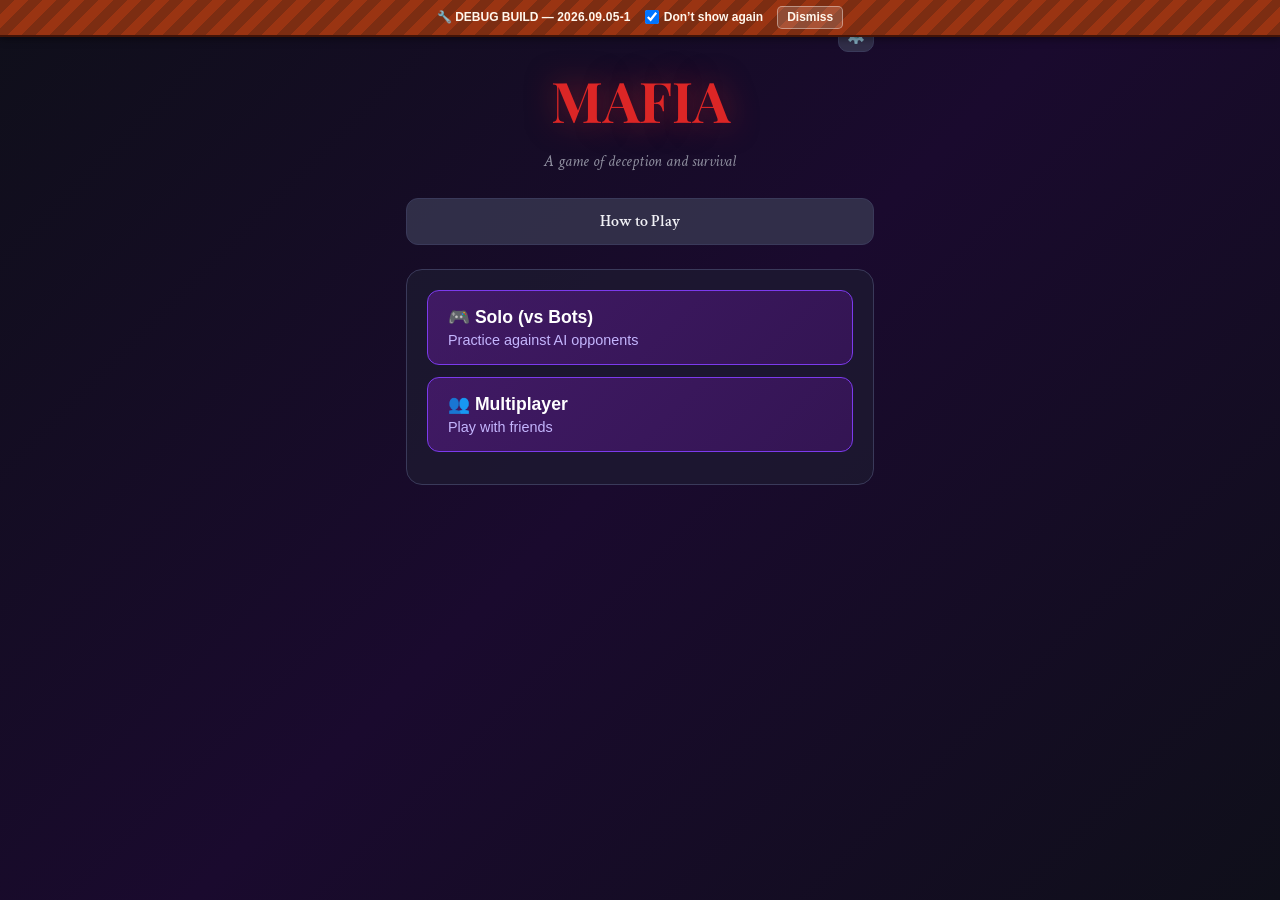
<file: index.html>
<!DOCTYPE html>
<html lang="en">
<head>
  <meta charset="UTF-8">
  <meta name="viewport" content="width=device-width, initial-scale=1.0">
  <title>Mafia</title>
  <link rel="icon" href="data:,">
  <link href="https://fonts.googleapis.com/css2?family=Playfair+Display:wght@700&family=Crimson+Text:ital,wght@0,400;0,600;1,400&display=swap" rel="stylesheet">
  <link rel="stylesheet" href="styles/main.css">
</head>
<body>
  <div id="app"></div>
  <script src="scripts/config.js"></script>
  <script src="scripts/debug_version_banner.js"></script>
  <script src="scripts/geography_data.js"></script>
  <script src="scripts/narration_data.js"></script>
  <script src="scripts/game.js"></script>
  <script src="scripts/render.js"></script>
</body>
</html>
</file>
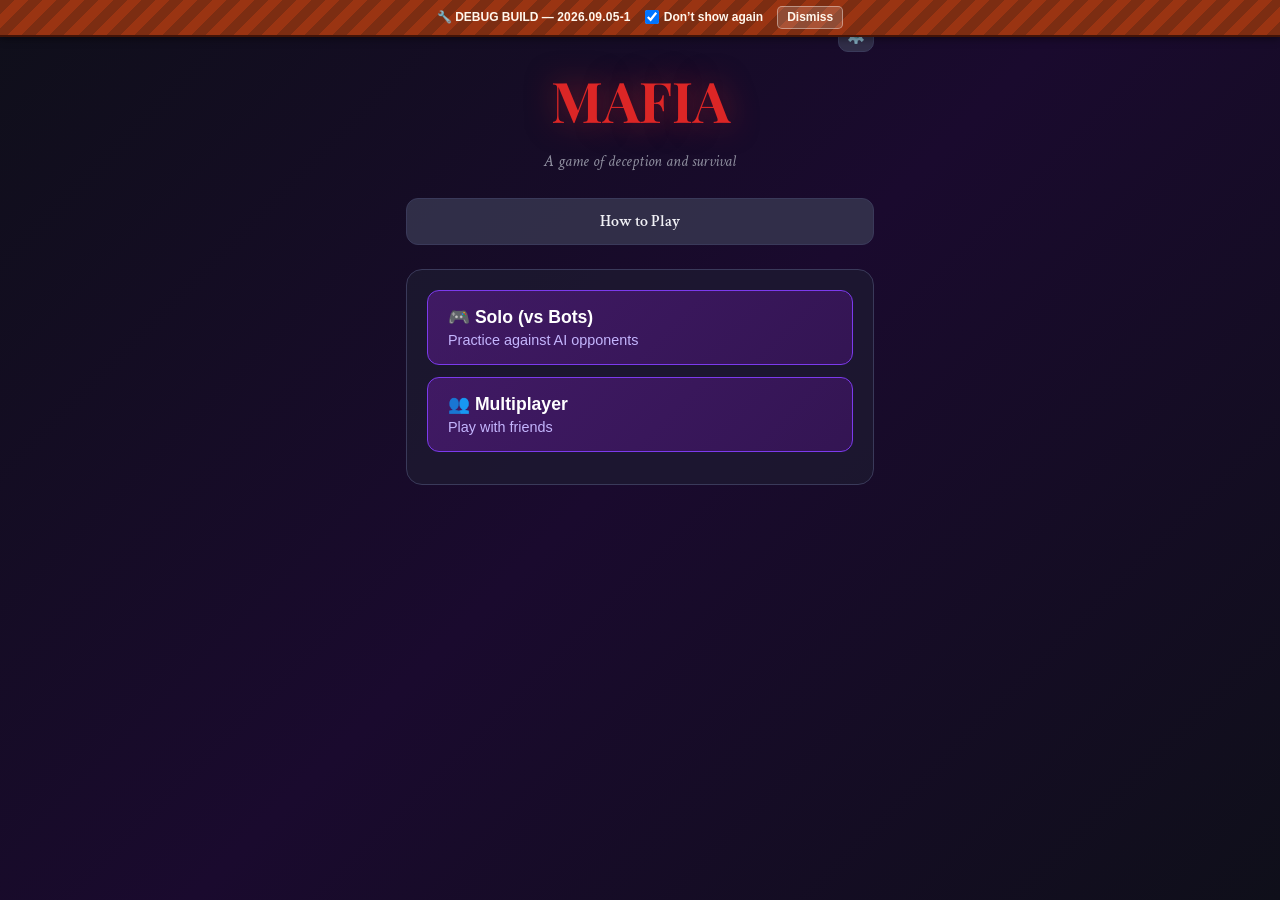
<file: game.html>
<!DOCTYPE html>
<html lang="en">
<head>
  <meta charset="UTF-8">
  <meta name="viewport" content="width=device-width, initial-scale=1.0">
  <title>Mafia Redirect</title>
  <link rel="icon" href="data:,">
</head>
<body>
  <script>
    const target = `index.html${window.location.search || ''}${window.location.hash || ''}`;
    window.location.replace(target);
  </script>
</body>
</html>
</file>
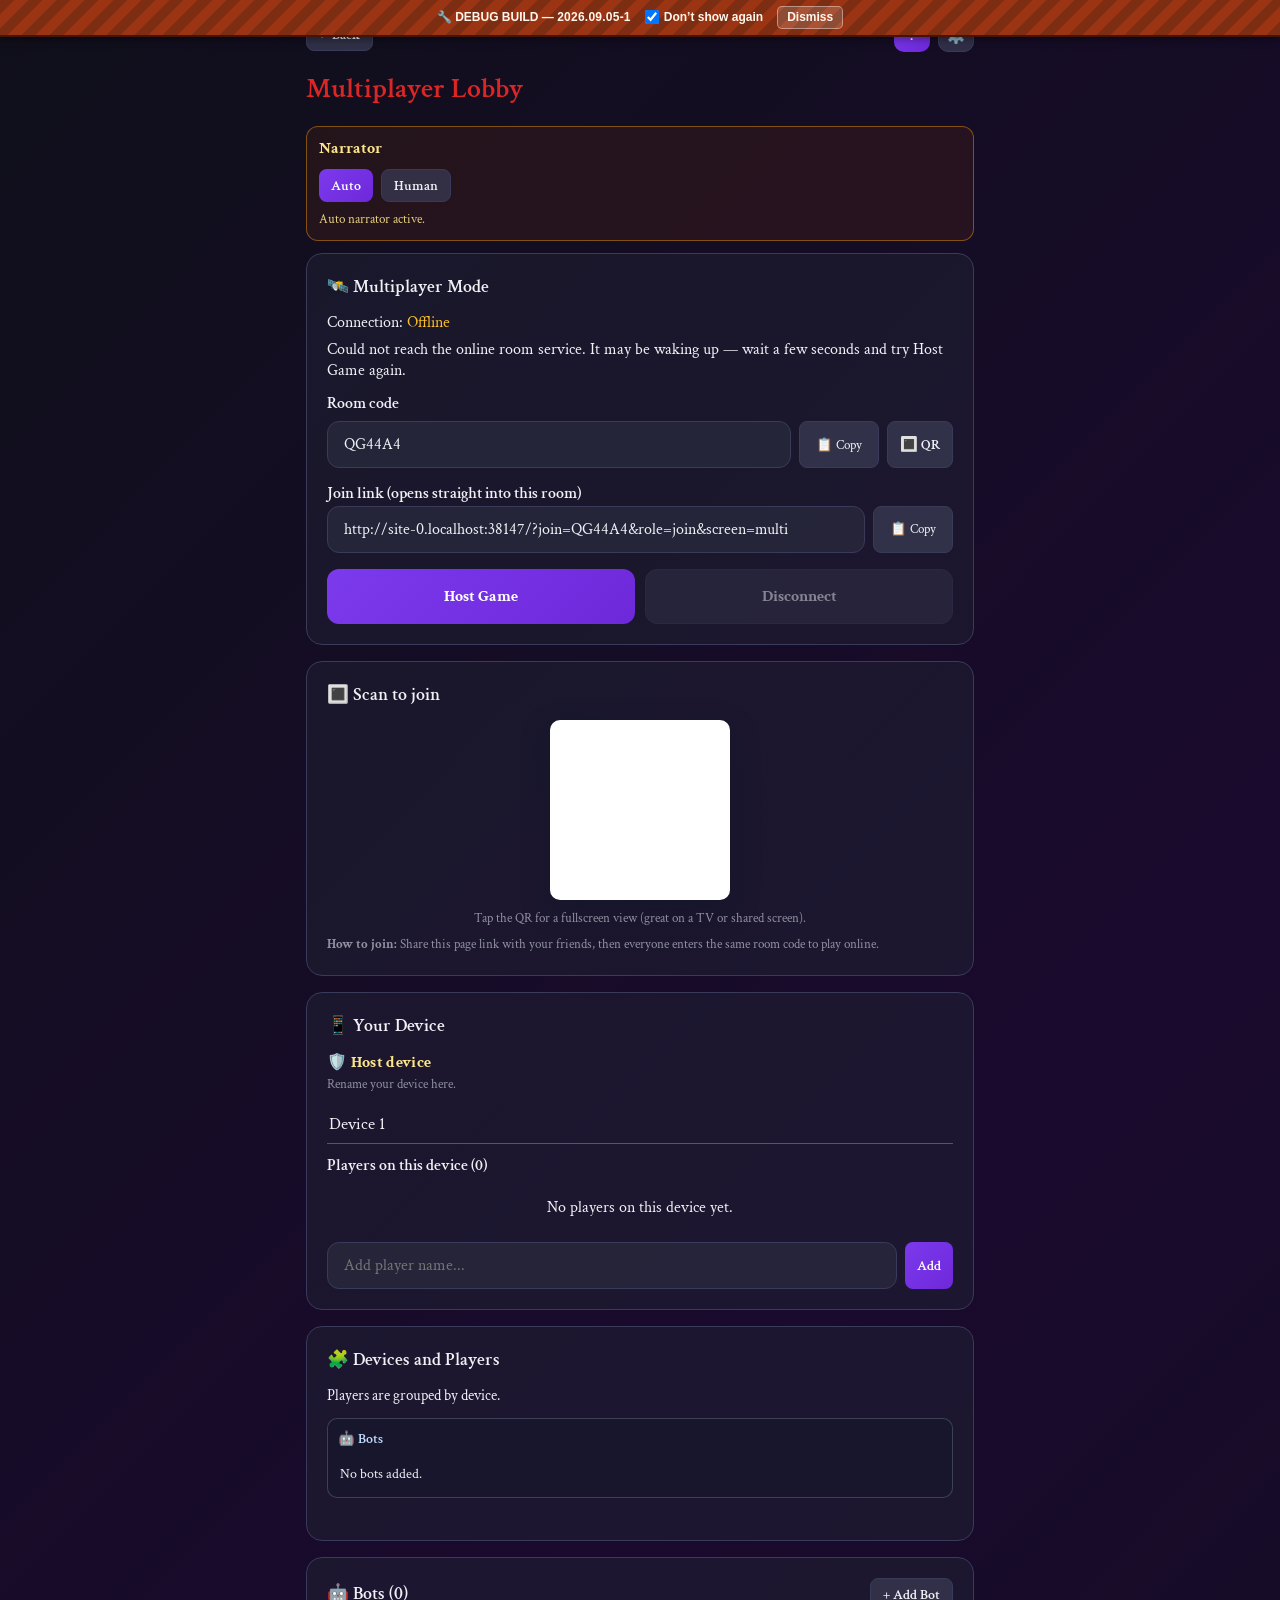
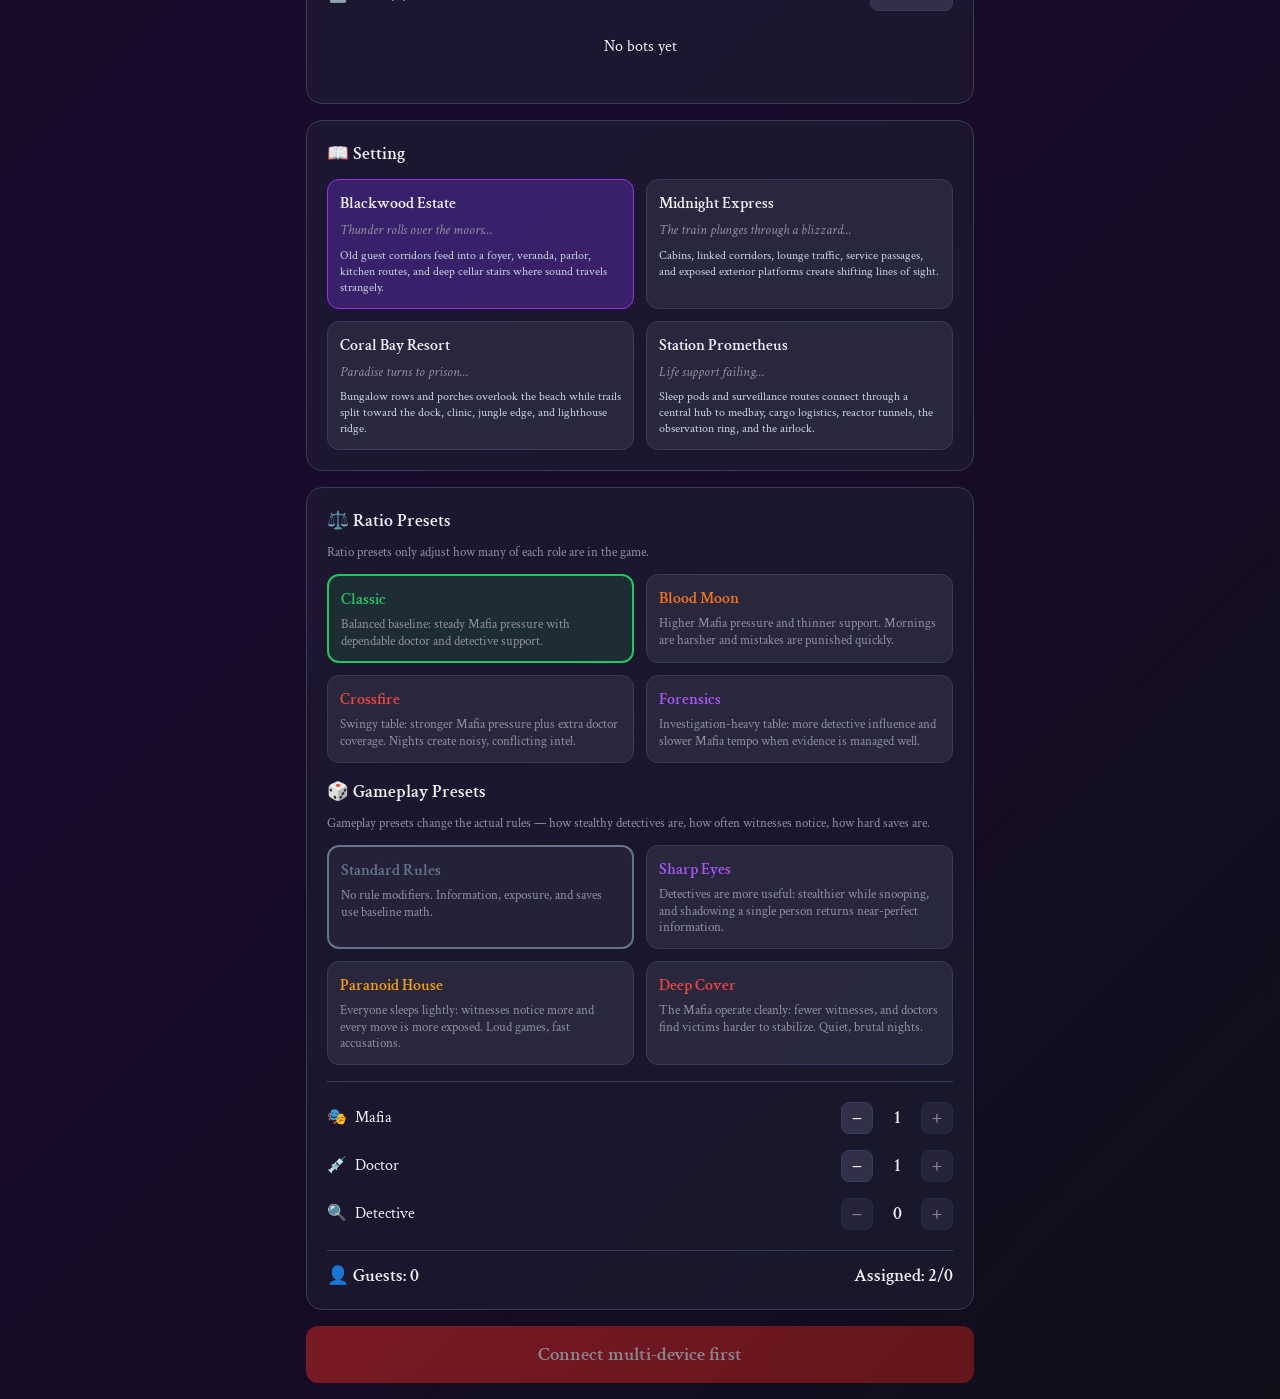
<file: host.html>
<!DOCTYPE html>
<html lang="en">
<head>
  <meta charset="UTF-8">
  <meta name="viewport" content="width=device-width, initial-scale=1.0">
  <title>Mafia Host Lobby</title>
  <link rel="icon" href="data:,">
  <link href="https://fonts.googleapis.com/css2?family=Playfair+Display:wght@700&family=Crimson+Text:ital,wght@0,400;0,600;1,400&display=swap" rel="stylesheet">
  <link rel="stylesheet" href="styles/main.css">
</head>
<body>
  <div id="app"></div>
  <script src="scripts/config.js"></script>
  <script src="scripts/debug_version_banner.js"></script>
  <script src="scripts/geography_data.js"></script>
  <script src="scripts/narration_data.js"></script>
  <script src="scripts/game.js"></script>
  <script src="scripts/render.js"></script>
</body>
</html>
</file>
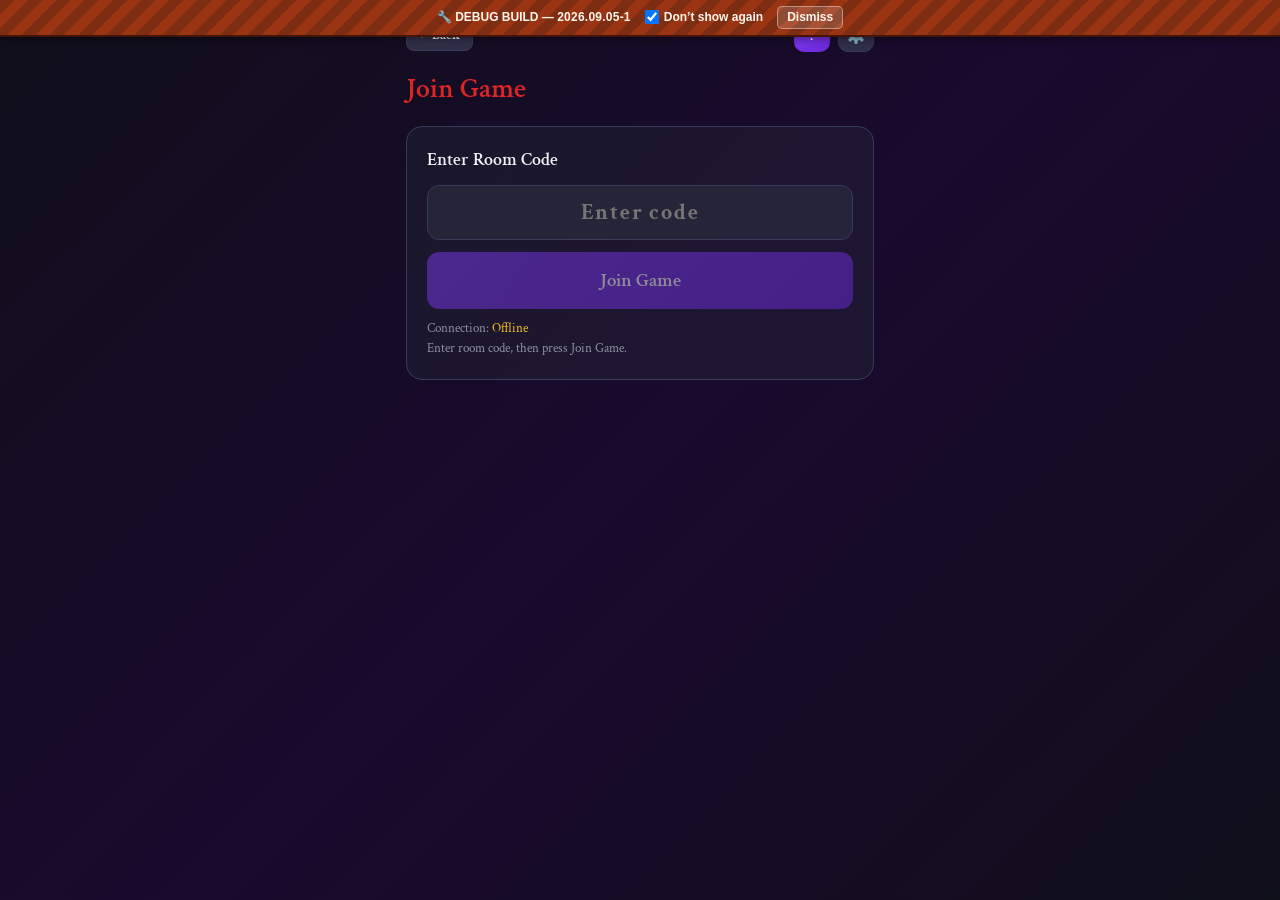
<file: join.html>
<!DOCTYPE html>
<html lang="en">
<head>
  <meta charset="UTF-8">
  <meta name="viewport" content="width=device-width, initial-scale=1.0">
  <title>Mafia Join Lobby</title>
  <link rel="icon" href="data:,">
  <link href="https://fonts.googleapis.com/css2?family=Playfair+Display:wght@700&family=Crimson+Text:ital,wght@0,400;0,600;1,400&display=swap" rel="stylesheet">
  <link rel="stylesheet" href="styles/main.css">
</head>
<body>
  <div id="app"></div>
  <script src="scripts/config.js"></script>
  <script src="scripts/debug_version_banner.js"></script>
  <script src="scripts/geography_data.js"></script>
  <script src="scripts/narration_data.js"></script>
  <script src="scripts/game.js"></script>
  <script src="scripts/render.js"></script>
</body>
</html>
</file>
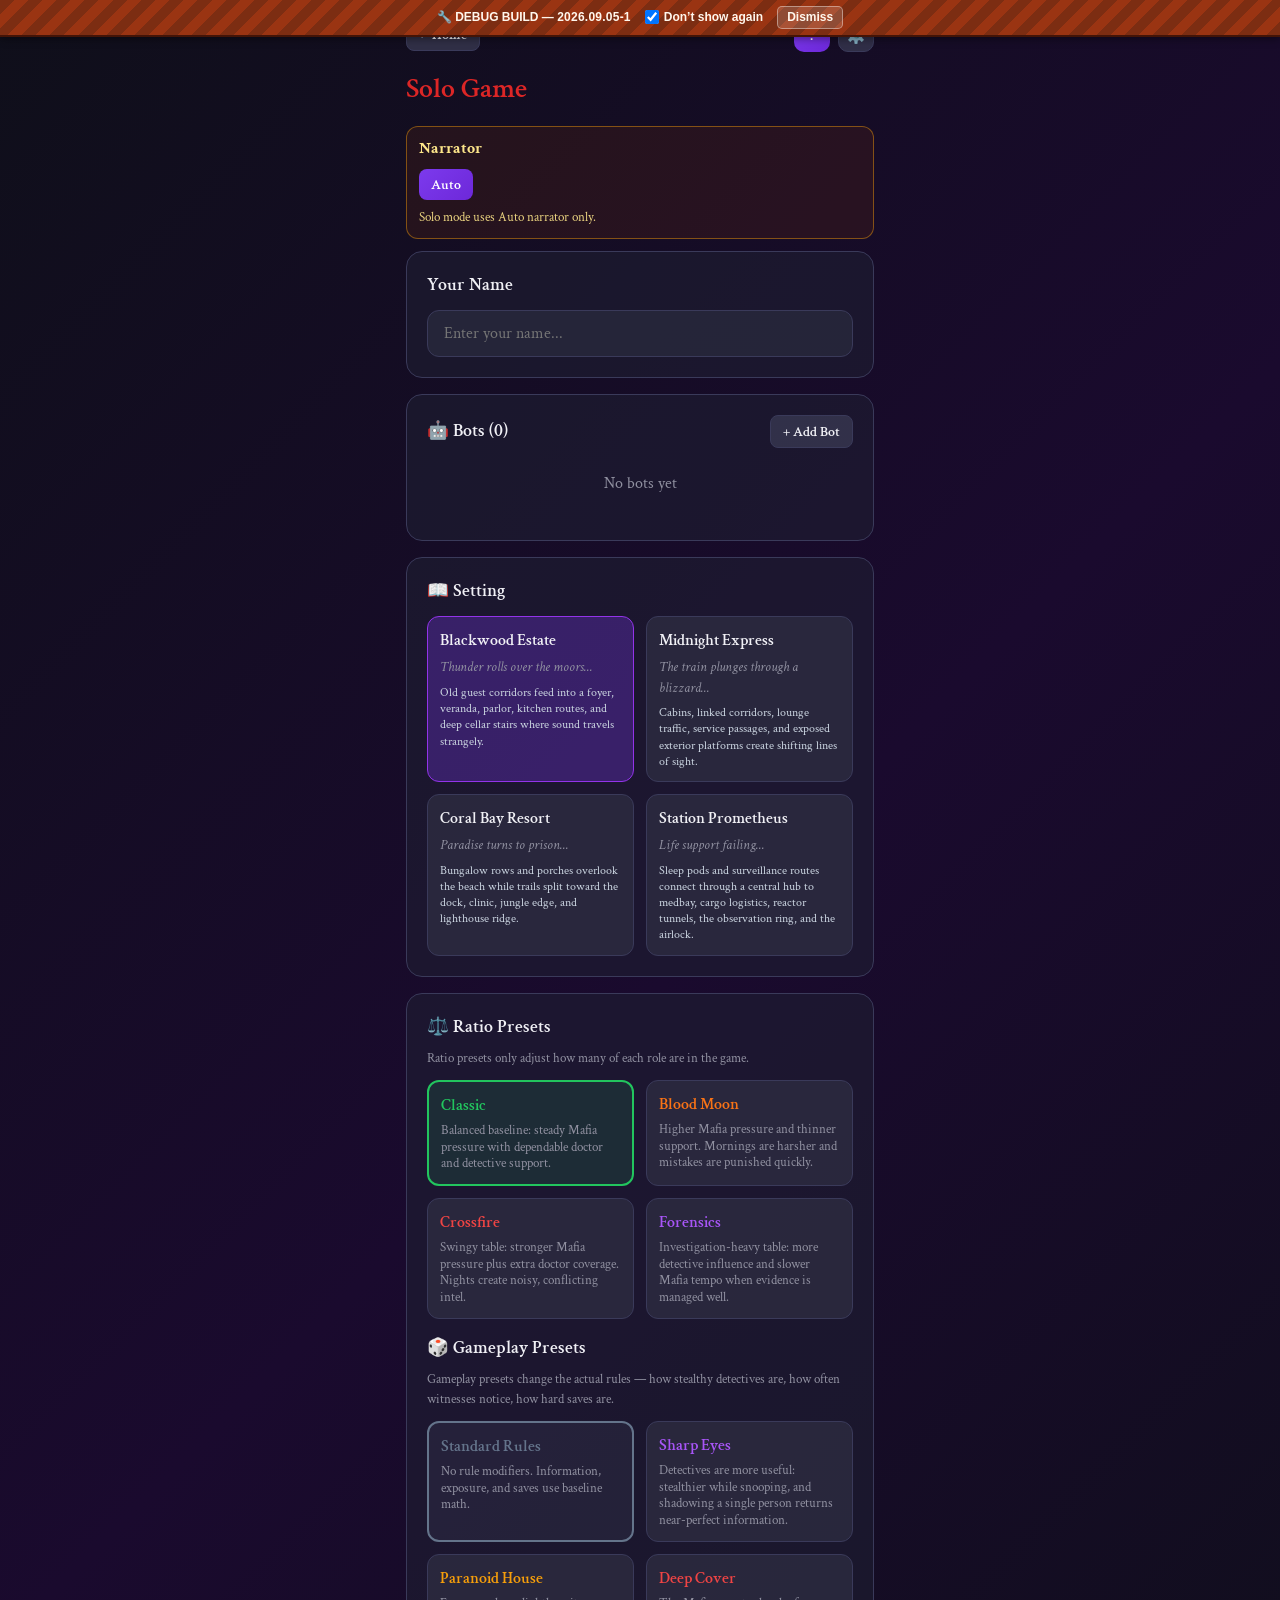
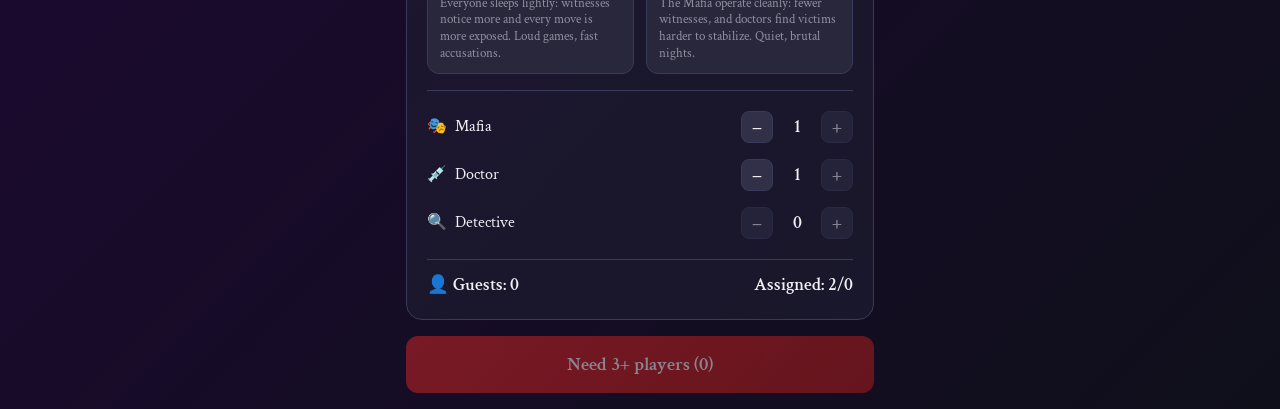
<file: solo.html>
<!DOCTYPE html>
<html lang="en">
<head>
  <meta charset="UTF-8">
  <meta name="viewport" content="width=device-width, initial-scale=1.0">
  <title>Mafia Solo</title>
  <link rel="icon" href="data:,">
  <link href="https://fonts.googleapis.com/css2?family=Playfair+Display:wght@700&family=Crimson+Text:ital,wght@0,400;0,600;1,400&display=swap" rel="stylesheet">
  <link rel="stylesheet" href="styles/main.css">
</head>
<body>
  <div id="app"></div>
  <script src="scripts/config.js"></script>
  <script src="scripts/debug_version_banner.js"></script>
  <script src="scripts/geography_data.js"></script>
  <script src="scripts/narration_data.js"></script>
  <script src="scripts/game.js"></script>
  <script src="scripts/render.js"></script>
</body>
</html>
</file>
<file: styles/main.css>
* { box-sizing: border-box; margin: 0; padding: 0; }

:root {
  --bg-dark: #0f0f1a;
  --bg-card: rgba(30, 30, 50, 0.6);
  --border-color: #3a3a5a;
  --text-primary: #f0f0f5;
  --text-secondary: #9090a0;
  --purple-accent: #9333ea;
  --red-accent: #dc2626;
  --yellow-accent: #ca8a04;
  --blue-accent: #2563eb;
  --green-accent: #16a34a;
}

body {
  font-family: 'Crimson Text', Georgia, serif;
  background: linear-gradient(135deg, #0f0f1a 0%, #1a0a2e 50%, #0f0f1a 100%);
  color: var(--text-primary);
  min-height: 100vh;
  line-height: 1.5;
}

.container {
  max-width: 500px;
  margin: 0 auto;
  padding: 16px;
}

.container.wide { max-width: 700px; }

h1 {
  font-family: 'Playfair Display', Georgia, serif;
  font-size: 3.5rem;
  color: var(--red-accent);
  text-shadow: 0 0 30px rgba(220, 38, 38, 0.5);
  text-align: center;
  margin-bottom: 8px;
}

h2 {
  font-size: 1.75rem;
  font-weight: 600;
  margin-bottom: 16px;
}

.section-label {
  font-size: 1.1rem;
  font-weight: 600;
  color: var(--text-primary);
  margin-bottom: 12px;
  display: flex;
  align-items: center;
  gap: 8px;
}

.stat-display {
  font-size: 1.1rem;
  font-weight: 600;
  color: var(--text-primary);
}

.subtitle {
  text-align: center;
  color: var(--text-secondary);
  font-style: italic;
  margin-bottom: 24px;
}

.card {
  background: var(--bg-card);
  border: 1px solid var(--border-color);
  border-radius: 16px;
  padding: 20px;
  margin-bottom: 16px;
}

/* Buttons */
.btn {
  display: inline-flex;
  align-items: center;
  justify-content: center;
  gap: 8px;
  padding: 12px 24px;
  border: none;
  border-radius: 12px;
  font-family: inherit;
  font-size: 1rem;
  font-weight: 600;
  cursor: pointer;
  transition: all 0.2s;
  appearance: none;
  -webkit-appearance: none;
  -webkit-tap-highlight-color: transparent;
}

.btn:disabled {
  opacity: 0.5;
  cursor: not-allowed;
}

.btn-primary {
  background: linear-gradient(135deg, #7c3aed 0%, #6d28d9 100%);
  color: white;
}
.btn-primary:hover:not(:disabled) { background: linear-gradient(135deg, #8b5cf6 0%, #7c3aed 100%); }

.btn-danger {
  background: linear-gradient(135deg, #dc2626 0%, #b91c1c 100%);
  color: white;
}
.btn-danger:hover:not(:disabled) { background: linear-gradient(135deg, #ef4444 0%, #dc2626 100%); }

.btn-warning {
  background: linear-gradient(135deg, #ca8a04 0%, #a16207 100%);
  color: white;
}
.btn-warning:hover:not(:disabled) { background: linear-gradient(135deg, #eab308 0%, #ca8a04 100%); }

.btn-secondary {
  background: rgba(55, 55, 80, 0.8);
  color: var(--text-primary);
  border: 1px solid var(--border-color);
}
.btn-secondary:hover:not(:disabled) { background: rgba(70, 70, 100, 0.8); }

.btn-small { padding: 6px 12px; font-size: 0.9rem; border-radius: 8px; }
.btn-icon { width: 36px; height: 36px; padding: 0; border-radius: 10px; font-size: 1.1rem; }
.btn-adjust { width: 32px; height: 32px; padding: 0; border-radius: 8px; font-size: 1.2rem; font-weight: bold; }
.btn-full { width: 100%; }
.btn-lg { padding: 16px 32px; font-size: 1.2rem; }
.btn-icon.btn-primary,
.btn-icon.btn-primary:hover,
.btn-icon.btn-primary:active,
.btn-icon.btn-primary:focus,
.btn-icon.btn-primary:focus-visible {
  border: none !important;
  outline: none !important;
  outline-color: transparent !important;
  -webkit-focus-ring-color: transparent !important;
  box-shadow: none !important;
}
.btn-icon:focus,
.btn-icon:focus-visible {
  outline: none;
  outline-color: transparent;
  -webkit-focus-ring-color: transparent;
  box-shadow: none;
}
button::-moz-focus-inner { border: 0; }

.mode-btn {
  display: block;
  width: 100%;
  padding: 16px 20px;
  text-align: left;
  background: linear-gradient(135deg, rgba(88, 28, 135, 0.6) 0%, rgba(67, 20, 107, 0.6) 100%);
  border: 1px solid #7c3aed;
  border-radius: 12px;
  color: white;
  text-decoration: none;
  cursor: pointer;
  transition: all 0.2s;
  margin-bottom: 12px;
}
.mode-btn:hover { background: linear-gradient(135deg, rgba(109, 40, 167, 0.8) 0%, rgba(88, 28, 135, 0.8) 100%); }
.mode-btn-title { font-weight: 600; font-size: 1.1rem; margin-bottom: 4px; }
.mode-btn-desc { font-size: 0.9rem; color: #c4b5fd; }

/* Form Inputs */
.input {
  width: 100%;
  padding: 12px 16px;
  background: rgba(40, 40, 60, 0.8);
  border: 1px solid var(--border-color);
  border-radius: 12px;
  color: var(--text-primary);
  font-family: inherit;
  font-size: 1rem;
}
.input:focus { outline: none; border-color: var(--purple-accent); }
.input-error { border-color: var(--red-accent); }
.input-row { display: flex; gap: 8px; }
.input-row .input { flex: 1; }

.mode-switch-row { display: flex; gap: 8px; flex-wrap: wrap; margin-bottom: 10px; }
.realtime-meta { display: flex; flex-direction: column; gap: 10px; }
.realtime-row { display: flex; flex-direction: column; gap: 6px; font-size: 0.98rem; color: var(--text-primary); }
.realtime-row label { color: var(--text-primary); font-weight: 600; }
.realtime-status-line { color: var(--text-primary); font-size: 0.98rem; line-height: 1.35; }
.host-device-banner {
  display: inline-flex;
  align-items: center;
  gap: 8px;
  color: #fde68a;
  font-weight: 700;
  letter-spacing: 0.02em;
  font-size: 1rem;
}
.device-name-input { cursor: text; }
.device-name-inline {
  width: 100%;
  padding: 10px 2px 8px;
  background: transparent;
  border: none;
  border-bottom: 1px solid rgba(148, 163, 184, 0.45);
  color: var(--text-primary);
  font-family: inherit;
  font-size: 1.05rem;
  cursor: text;
  transition: border-color 0.15s;
}
.device-name-inline:hover,
.device-name-inline:focus {
  border-bottom-color: #c4b5fd;
  outline: none;
}
.join-code-input {
  font-size: 1.4rem;
  letter-spacing: 0.08em;
  text-align: center;
  font-weight: 700;
}
.portal-copy-row { margin-top: 8px; }
.multiplayer-action-row {
  display: flex;
  gap: 10px;
  flex-wrap: wrap;
  margin-top: 6px;
}
.host-action-row .host-action-btn {
  flex: 1 1 180px;
  font-size: 1.02rem;
  font-weight: 700;
}
.network-option-disabled {
  opacity: 0.42;
  filter: grayscale(0.25);
}
.qr-copy-wrap {
  margin-top: 12px;
  display: flex;
  justify-content: center;
}
.qr-touch-copy {
  width: 180px;
  height: 180px;
  border-radius: 10px;
  background-color: white;
  background-position: center;
  background-repeat: no-repeat;
  background-size: cover;
  cursor: pointer;
  user-select: none;
  -webkit-user-select: none;
  -webkit-user-drag: none;
  touch-action: manipulation;
  box-shadow: 0 10px 28px rgba(15, 23, 42, 0.45);
}
.qr-touch-copy:focus-visible {
  outline: 2px solid #93c5fd;
  outline-offset: 3px;
}
.device-pill {
  font-size: 0.76rem;
  color: #dbeafe;
  background: rgba(30, 64, 175, 0.4);
  border: 1px solid rgba(96, 165, 250, 0.45);
  padding: 3px 8px;
  border-radius: 999px;
}
.bot-device-group {
  border-style: dashed;
}
.footnote {
  font-size: 0.82rem;
  color: var(--text-secondary);
}
.support-copy {
  color: var(--text-primary);
  font-size: 0.98rem;
  line-height: 1.45;
}
.support-actions {
  display: flex;
  flex-direction: column;
  gap: 10px;
  margin-top: 14px;
}
.device-list { max-height: 180px; overflow-y: auto; }

/* Player Lists */
.player-list { max-height: 200px; overflow-y: auto; margin-bottom: 12px; }
.bot-list { max-height: 160px; overflow-y: auto; margin-bottom: 12px; scroll-behavior: smooth; }

.player-item {
  display: flex;
  align-items: center;
  justify-content: space-between;
  padding: 10px 12px;
  background: rgba(50, 50, 70, 0.5);
  border-radius: 8px;
  margin-bottom: 8px;
}
.player-item:last-child { margin-bottom: 0; }
.player-name { display: flex; align-items: center; gap: 8px; }
.player-item-actions { display: flex; align-items: center; gap: 6px; }
.inline-edit {
  min-width: 130px;
  width: 160px;
  padding: 6px 10px;
  font-size: 0.85rem;
  border-radius: 8px;
}
.drag-handle {
  color: #cbd5e1;
  font-size: 0.95rem;
  cursor: grab;
  opacity: 0.9;
}
.draggable-row { transition: transform 0.15s, background 0.15s; }
.dragging-row {
  opacity: 0.75;
  transform: scale(1.01);
  background: rgba(59, 130, 246, 0.15);
}
.device-player-group {
  border: 1px solid rgba(148, 163, 184, 0.3);
  border-radius: 10px;
  padding: 10px;
  margin-bottom: 10px;
  background: rgba(15, 23, 42, 0.3);
}
.device-group-title {
  color: #bfdbfe;
  font-size: 0.85rem;
  margin-bottom: 8px;
  font-weight: 600;
}
.player-device-chip {
  font-size: 0.72rem;
  color: #bfdbfe;
  background: rgba(37, 99, 235, 0.3);
  border: 1px solid rgba(96, 165, 250, 0.45);
  border-radius: 999px;
  padding: 2px 8px;
}

.remove-btn {
  background: none;
  border: none;
  color: #f87171;
  font-size: 1.2rem;
  cursor: pointer;
  padding: 4px 8px;
  border-radius: 4px;
}
.remove-btn:hover { background: rgba(248, 113, 113, 0.2); }

.order-btn {
  width: 28px;
  height: 28px;
  border-radius: 6px;
  border: 1px solid var(--border-color);
  background: rgba(55, 55, 80, 0.8);
  color: var(--text-primary);
  cursor: pointer;
  font-size: 0.9rem;
  line-height: 1;
}
.order-btn:hover:not(:disabled) { background: rgba(70, 70, 100, 0.9); }
.order-btn:disabled { opacity: 0.4; cursor: not-allowed; }

/* Grids */
.grid-2 { display: grid; grid-template-columns: repeat(2, 1fr); gap: 12px; }
.grid-4 { display: grid; grid-template-columns: repeat(4, 1fr); gap: 8px; }

/* Story/Preset Cards */
.story-card {
  padding: 12px;
  background: rgba(50, 50, 70, 0.6);
  border: 1px solid var(--border-color);
  border-radius: 12px;
  cursor: pointer;
  transition: all 0.2s;
}
.story-card:hover { background: rgba(60, 60, 80, 0.8); border-color: #6366f1; }
.story-card.selected { background: rgba(124, 58, 237, 0.3); border-color: var(--purple-accent); }
.story-name { font-weight: 600; margin-bottom: 4px; }
.story-intro { font-size: 0.85rem; color: var(--text-secondary); font-style: italic; }
.story-setting { font-size: 0.78rem; color: #cbd5e1; margin-top: 6px; line-height: 1.3; }

.preset-card {
  padding: 12px;
  background: rgba(50, 50, 70, 0.6);
  border: 1px solid var(--border-color);
  border-radius: 12px;
  cursor: pointer;
  transition: all 0.2s;
}
.preset-card:hover { border-color: #6366f1; }
.preset-card.selected { border-width: 2px; }
.preset-name { font-weight: 600; margin-bottom: 4px; }
.preset-desc { font-size: 0.8rem; color: var(--text-secondary); line-height: 1.3; min-height: 2.6em; }

/* Role Config */
.role-row { display: flex; align-items: center; justify-content: space-between; padding: 8px 0; }
.role-info { display: flex; align-items: center; gap: 8px; }
.role-controls { display: flex; align-items: center; gap: 8px; }
.role-count { width: 32px; text-align: center; font-weight: 600; font-size: 1.1rem; }
.role-summary { display: flex; justify-content: space-between; padding-top: 12px; margin-top: 12px; border-top: 1px solid var(--border-color); }

/* Messages */
.error-msg { color: #f87171; font-size: 0.9rem; margin-top: 8px; text-align: center; }
.warning-msg { color: #fbbf24; font-size: 0.9rem; margin-top: 8px; text-align: center; padding: 8px; background: rgba(251, 191, 36, 0.1); border-radius: 8px; }

/* Header */
.header-bar { display: flex; justify-content: space-between; align-items: center; margin-bottom: 16px; }
.header-actions { display: flex; gap: 8px; }

.narrator-quick-controls {
  border: 1px solid rgba(245, 158, 11, 0.45);
  background: rgba(120, 53, 15, 0.18);
  border-radius: 12px;
  padding: 10px 12px;
  margin-bottom: 12px;
}
.narrator-quick-label { font-weight: 700; color: #fde68a; margin-bottom: 8px; }
.narrator-quick-actions { display: flex; gap: 8px; margin-bottom: 8px; }
.narrator-quick-hint { font-size: 0.82rem; color: #fde68a; opacity: 0.9; }

.copy-btn {
  padding: 8px 16px;
  background: rgba(55, 55, 80, 0.8);
  border: 1px solid var(--border-color);
  border-radius: 8px;
  color: var(--text-primary);
  cursor: pointer;
  transition: all 0.2s;
  font-family: inherit;
}
.copy-btn:hover { background: rgba(70, 70, 100, 0.8); }
.copy-btn.copied { background: var(--green-accent); color: white; }

/* Game Phase */
.phase-header { text-align: center; margin-bottom: 20px; }
.phase-title { font-size: 2.5rem; font-weight: 700; text-shadow: 0 0 30px currentColor; }
.phase-subtitle { font-size: 0.9rem; color: var(--text-secondary); }

/* Player Grid */
.player-grid { display: grid; grid-template-columns: repeat(4, 1fr); gap: 8px; margin-bottom: 16px; }
.player-cell { padding: 8px; background: var(--bg-card); border: 1px solid var(--border-color); border-radius: 8px; text-align: center; font-size: 0.85rem; }
.player-cell.dead { opacity: 0.4; background: rgba(20, 20, 30, 0.6); }
.player-cell.current { box-shadow: 0 0 0 2px #eab308; }
.player-cell-icon { font-size: 1.5rem; margin-bottom: 4px; }
.player-cell-name { white-space: nowrap; overflow: hidden; text-overflow: ellipsis; }

/* Role Reveal */
.role-reveal { text-align: center; padding: 32px 20px; }
.role-icon { font-size: 4rem; margin-bottom: 8px; }
.role-name { font-size: 1.75rem; font-weight: 700; margin-bottom: 8px; }
.role-desc { color: var(--text-secondary); margin-bottom: 20px; }

/* Narrative */
.narrative-box { background: linear-gradient(90deg, rgba(30, 30, 50, 0.8) 0%, rgba(30, 30, 50, 0.4) 100%); border-left: 4px solid var(--red-accent); border-radius: 12px; padding: 16px; margin-bottom: 16px; }
.narrative-text { font-style: italic; color: #e5e5f0; }

/* Location/Action Cards */
.location-grid { display: grid; grid-template-columns: repeat(2, 1fr); gap: 8px; margin-bottom: 16px; }
.location-card { padding: 12px; background: rgba(50, 50, 70, 0.6); border: 1px solid var(--border-color); border-radius: 10px; cursor: pointer; text-align: left; transition: all 0.2s; }
.location-card:hover { background: rgba(60, 60, 80, 0.8); }
.location-card.selected { background: rgba(202, 138, 4, 0.3); border-color: var(--yellow-accent); }
.location-header { display: flex; justify-content: space-between; align-items: center; margin-bottom: 4px; }
.location-name { font-weight: 600; font-size: 0.95rem; }
.exposure-badge {
  font-size: 0.72rem;
  padding: 2px 7px;
  border-radius: 999px;
  border: 1px solid currentColor;
  background: rgba(15, 23, 42, 0.45);
  font-weight: 600;
}

.action-list { display: flex; flex-direction: column; gap: 8px; margin-bottom: 16px; }
.action-card { padding: 12px; background: rgba(50, 50, 70, 0.6); border: 1px solid var(--border-color); border-radius: 10px; cursor: pointer; text-align: left; transition: all 0.2s; }
.action-card:hover { background: rgba(60, 60, 80, 0.8); }
.action-card.selected { background: rgba(202, 138, 4, 0.3); border-color: var(--yellow-accent); }
.action-header { display: flex; justify-content: space-between; align-items: center; margin-bottom: 4px; }
.action-name { font-weight: 600; }
.action-tag {
  font-size: 0.68rem;
  margin-left: 6px;
  padding: 2px 6px;
  border-radius: 999px;
  border: 1px solid rgba(96, 165, 250, 0.8);
  color: #bfdbfe;
  background: rgba(37, 99, 235, 0.25);
  vertical-align: middle;
}
.action-stats { display: flex; gap: 12px; font-size: 0.8rem; }
.exposure-chip {
  font-size: 0.75rem;
  border: 1px solid currentColor;
  border-radius: 999px;
  padding: 2px 8px;
  font-weight: 600;
  background: rgba(15, 23, 42, 0.45);
}
.action-desc { font-size: 0.85rem; color: var(--text-secondary); }

.detective-lock-note {
  margin-bottom: 16px;
  background: rgba(59, 130, 246, 0.15);
  border: 1px solid rgba(96, 165, 250, 0.5);
  color: #bfdbfe;
  font-size: 0.9rem;
  border-radius: 10px;
  padding: 10px 12px;
}

/* Intel */
.intel-box { background: rgba(161, 98, 7, 0.2); border: 1px solid #a16207; border-radius: 10px; padding: 12px; margin-bottom: 16px; }
.intel-header { color: #fde047; font-weight: 600; margin-bottom: 8px; font-size: 0.9rem; }
.intel-item { font-size: 0.9rem; margin-bottom: 4px; }

.mafia-intel { background: rgba(30, 41, 59, 0.45); border: 1px solid rgba(148, 163, 184, 0.45); border-radius: 10px; padding: 12px; margin-bottom: 16px; }
.mafia-intel-header { color: #cbd5e1; font-size: 0.85rem; font-weight: 600; margin-bottom: 8px; }

.teammates-box { background: rgba(153, 27, 27, 0.2); border: 1px solid #7f1d1d; border-radius: 10px; padding: 12px; margin-bottom: 16px; text-align: center; }
.teammates-label { color: #fca5a5; font-size: 0.9rem; font-weight: 600; margin-bottom: 4px; }

/* Target Selection */
.target-grid { display: grid; grid-template-columns: repeat(2, 1fr); gap: 8px; margin-bottom: 16px; }
.target-btn { padding: 10px; background: rgba(50, 50, 70, 0.6); border: 1px solid var(--border-color); border-radius: 8px; color: var(--text-primary); cursor: pointer; font-family: inherit; font-size: 0.9rem; transition: all 0.2s; }
.target-btn:hover { background: rgba(70, 70, 90, 0.8); }
.target-btn.selected { background: rgba(124, 58, 237, 0.4); border-color: var(--purple-accent); }

/* Mafia Target List */
.target-list { display: flex; flex-direction: column; gap: 8px; margin-bottom: 16px; }
.target-card { display: flex; justify-content: space-between; align-items: center; padding: 12px; background: rgba(50, 50, 70, 0.6); border: 1px solid var(--border-color); border-radius: 10px; cursor: pointer; transition: all 0.2s; }
.target-card:hover { background: rgba(70, 70, 90, 0.8); border-color: #94a3b8; }
.target-card.selected { background: rgba(14, 116, 144, 0.28); border-color: #38bdf8; }
.target-info { display: flex; flex-direction: column; gap: 4px; }
.target-name { font-weight: 600; font-size: 1rem; }
.target-details { display: flex; flex-wrap: wrap; gap: 8px; font-size: 0.85rem; color: var(--text-secondary); }
.target-location { color: #a5b4fc; }
.target-action { color: #fde047; }
.target-kill-btn { padding: 6px 12px; background: rgba(30, 64, 175, 0.35); border-radius: 6px; font-size: 0.85rem; font-weight: 600; color: #bfdbfe; }
.target-snoopers { margin-top: 4px; color: #e2e8f0; font-size: 0.82rem; }

/* Role Counter */
.role-counter { display: flex; flex-wrap: wrap; gap: 8px; justify-content: center; margin-bottom: 16px; }
.role-counter-item { display: flex; align-items: center; gap: 6px; padding: 4px 10px; background: var(--bg-card); border: 1px solid var(--border-color); border-radius: 6px; font-size: 0.85rem; }
.alive-count { color: #4ade80; font-weight: 600; }
.dead-count { color: #f87171; }

/* Modals */
.modal-overlay { position: fixed; top: 0; left: 0; right: 0; bottom: 0; background: rgba(0, 0, 0, 0.9); display: flex; align-items: center; justify-content: center; z-index: 100; padding: 16px; }
.modal-content { background: #1e1e32; border: 1px solid #991b1b; border-radius: 16px; padding: 32px; max-width: 500px; width: 100%; text-align: center; }
.modal-text { font-size: 1.25rem; line-height: 1.6; margin-bottom: 24px; white-space: pre-line; }
.big-room-code-modal {
  border-color: rgba(96, 165, 250, 0.6);
  background: linear-gradient(180deg, rgba(30, 58, 138, 0.28) 0%, #1e1e32 100%);
}
.big-room-code-value {
  font-family: 'Playfair Display', Georgia, serif;
  font-size: clamp(2.2rem, 10vw, 5rem);
  font-weight: 700;
  letter-spacing: 0.18em;
  color: #bfdbfe;
  text-shadow: 0 0 24px rgba(96, 165, 250, 0.45);
  background: rgba(15, 23, 42, 0.6);
  border: 1px solid rgba(148, 163, 184, 0.4);
  border-radius: 14px;
  padding: 12px 14px;
}

.death-animation-card {
  margin-bottom: 16px;
  padding: 14px 12px;
  border-radius: 12px;
  border: 1px solid rgba(248, 113, 113, 0.55);
  background: radial-gradient(circle at top, rgba(127, 29, 29, 0.55), rgba(17, 24, 39, 0.75));
  animation: deathPulse 0.7s ease-out;
}
.death-animation-icon {
  font-size: 2rem;
  margin-bottom: 6px;
  animation: deathSkullDrop 0.45s ease-out;
}
.death-animation-title { font-weight: 700; color: #fecaca; margin-bottom: 4px; }
.death-animation-subtitle { font-size: 0.9rem; color: #fca5a5; }

@keyframes deathPulse {
  0% { transform: scale(0.95); opacity: 0; }
  60% { transform: scale(1.01); opacity: 1; }
  100% { transform: scale(1); opacity: 1; }
}

@keyframes deathSkullDrop {
  0% { transform: translateY(-18px); opacity: 0; }
  100% { transform: translateY(0); opacity: 1; }
}

.instructions-modal { background: #1e1e32; border: 1px solid var(--border-color); border-radius: 16px; max-width: 500px; width: 100%; max-height: 80vh; overflow: hidden; display: flex; flex-direction: column; }
.instructions-tabs { display: flex; border-bottom: 1px solid var(--border-color); }
.instructions-tab { flex: 1; padding: 12px; background: none; border: none; color: var(--text-secondary); cursor: pointer; font-family: inherit; font-size: 0.9rem; transition: all 0.2s; }
.instructions-tab:hover { background: rgba(80, 80, 100, 0.3); }
.instructions-tab.active { color: var(--purple-accent); border-bottom: 2px solid var(--purple-accent); }
.instructions-body { padding: 20px; overflow-y: auto; flex: 1; }
.instructions-footer { padding: 16px; border-top: 1px solid var(--border-color); }

/* Settings */
.settings-row { display: flex; align-items: center; justify-content: space-between; padding: 12px 0; border-bottom: 1px solid rgba(60, 60, 80, 0.5); }
.settings-row:last-child { border-bottom: none; }
.checkbox { width: 24px; height: 24px; cursor: pointer; }

/* Game Over */
.gameover-container { text-align: center; padding: 24px; }
.gameover-icon { font-size: 5rem; margin-bottom: 16px; }
.gameover-title { font-size: 2rem; font-weight: 700; margin-bottom: 20px; }
.gameover-roles { display: flex; flex-wrap: wrap; justify-content: center; gap: 8px; margin-bottom: 24px; }
.gameover-role { padding: 6px 12px; border-radius: 20px; font-size: 0.9rem; }

/* Setting Box */
.setting-box { background: rgba(30, 30, 50, 0.4); border: 1px solid var(--border-color); border-radius: 10px; padding: 12px; margin-bottom: 16px; }
.setting-name { font-weight: 600; margin-bottom: 4px; display: flex; align-items: center; gap: 6px; }
.setting-desc { font-size: 0.85rem; color: var(--text-secondary); }
.readonly-map-preview {
  width: 100%;
  border-radius: 10px;
  border: 1px solid rgba(148, 163, 184, 0.32);
  background: rgba(2, 6, 23, 0.7);
  margin-bottom: 10px;
}
.readonly-map-missing {
  border: 1px dashed rgba(148, 163, 184, 0.45);
  border-radius: 10px;
  padding: 14px;
  color: var(--text-secondary);
  font-size: 0.9rem;
  margin-bottom: 10px;
}
.readonly-map-meta {
  display: grid;
  grid-template-columns: repeat(auto-fit, minmax(120px, 1fr));
  gap: 8px;
  font-size: 0.9rem;
  color: var(--text-primary);
}

/* Narrator + Chat */
.device-turn-banner {
  border: 1px solid var(--border-color);
  border-radius: 10px;
  padding: 10px 12px;
  margin-bottom: 12px;
  font-weight: 600;
}
.device-turn-local {
  background: rgba(22, 163, 74, 0.2);
  border-color: rgba(74, 222, 128, 0.55);
  color: #bbf7d0;
}
.device-turn-remote {
  background: rgba(37, 99, 235, 0.2);
  border-color: rgba(96, 165, 250, 0.55);
  color: #bfdbfe;
}

.narrator-turn-card {
  border-color: rgba(245, 158, 11, 0.55);
  background: rgba(120, 53, 15, 0.22);
}
.narrator-turn-title { color: #fde68a; font-weight: 700; margin-bottom: 6px; }
.narrator-turn-text { color: #fef3c7; margin-bottom: 6px; line-height: 1.4; }
.narrator-turn-note { font-size: 0.8rem; color: #fde68a; opacity: 0.9; }

.narrator-panel { border-color: rgba(245, 158, 11, 0.5); background: rgba(120, 53, 15, 0.2); }
.narrator-title { color: #fde68a; font-weight: 700; margin-bottom: 10px; }
.narrator-grid { display: grid; grid-template-columns: repeat(2, minmax(0, 1fr)); gap: 8px; font-size: 0.9rem; margin-bottom: 10px; }
.narrator-feed {
  border: 1px solid rgba(245, 158, 11, 0.35);
  background: rgba(17, 24, 39, 0.45);
  border-radius: 10px;
  padding: 8px;
  margin-bottom: 10px;
  display: flex;
  flex-direction: column;
  gap: 7px;
}
.narrator-feed-item {
  font-size: 0.84rem;
  color: #fef3c7;
  display: flex;
  flex-direction: column;
  gap: 2px;
}
.narrator-feed-phase { color: #fbbf24; font-size: 0.74rem; text-transform: uppercase; letter-spacing: 0.04em; }
.narrator-note { color: #fde68a; font-size: 0.82rem; opacity: 0.9; }

.chat-panel {
  border: 1px solid var(--border-color);
  background: rgba(30, 30, 50, 0.35);
  border-radius: 12px;
  padding: 12px;
  margin-bottom: 16px;
}
.chat-panel-prominent { border-color: rgba(59, 130, 246, 0.6); box-shadow: 0 0 0 1px rgba(59, 130, 246, 0.2) inset; }
.chat-panel-corner {
  position: fixed;
  right: 14px;
  bottom: 14px;
  width: min(350px, calc(100vw - 28px));
  max-height: min(60vh, 430px);
  overflow: hidden;
  z-index: 20;
  backdrop-filter: blur(5px);
  box-shadow: 0 12px 28px rgba(0, 0, 0, 0.35);
  margin-bottom: 0;
}
.chat-header { font-weight: 700; color: #bfdbfe; margin-bottom: 8px; }
.chat-senders { display: flex; flex-wrap: wrap; gap: 6px; margin-bottom: 10px; }
.chat-sender-btn {
  border: 1px solid var(--border-color);
  background: rgba(55, 55, 80, 0.8);
  color: var(--text-primary);
  border-radius: 999px;
  padding: 4px 10px;
  cursor: pointer;
}
.chat-sender-btn.active { border-color: #60a5fa; color: #dbeafe; background: rgba(37, 99, 235, 0.35); }
.chat-messages { max-height: 150px; overflow-y: auto; margin-bottom: 10px; display: flex; flex-direction: column; gap: 6px; }
.chat-message {
  background: rgba(50, 50, 70, 0.55);
  border-radius: 8px;
  padding: 6px 8px;
  font-size: 0.9rem;
  line-height: 1.35;
}
.chat-message-bot {
  border-left: 2px solid rgba(96, 165, 250, 0.8);
  background: rgba(30, 58, 138, 0.35);
}
.chat-author { color: #fcd34d; font-weight: 700; }
.chat-compose { display: grid; grid-template-columns: 1fr auto; gap: 8px; }

.map-modal {
  background: linear-gradient(160deg, #0f172a 0%, #111827 100%);
  border: 1px solid rgba(148, 163, 184, 0.4);
  border-radius: 16px;
  width: min(1040px, 95vw);
  max-height: 88vh;
  overflow: auto;
  padding: 16px;
}
.map-modal-header {
  display: flex;
  align-items: flex-start;
  justify-content: space-between;
  gap: 10px;
  margin-bottom: 10px;
}
.floorplan-tabs {
  display: flex;
  gap: 8px;
  flex-wrap: wrap;
  margin: 4px 0 12px;
}
.floorplan-layout {
  display: grid;
  grid-template-columns: minmax(0, 1.6fr) minmax(0, 1fr);
  gap: 12px;
}
.floorplan-image-card {
  border: 1px solid rgba(148, 163, 184, 0.3);
  border-radius: 12px;
  background: rgba(15, 23, 42, 0.55);
  padding: 10px;
}
.floorplan-image-label {
  color: #e2e8f0;
  font-weight: 600;
  margin-bottom: 8px;
}
.floorplan-image {
  width: 100%;
  border-radius: 10px;
  border: 1px solid rgba(148, 163, 184, 0.3);
  background: rgba(2, 6, 23, 0.7);
}
.floorplan-image-missing {
  border: 1px dashed rgba(148, 163, 184, 0.45);
  border-radius: 10px;
  padding: 20px;
  color: #94a3b8;
  font-size: 0.9rem;
}
.floorplan-room-column {
  border: 1px solid rgba(148, 163, 184, 0.3);
  border-radius: 12px;
  background: rgba(15, 23, 42, 0.55);
  padding: 10px;
  max-height: 430px;
  overflow: auto;
}
.floorplan-room-title {
  color: #e2e8f0;
  font-weight: 700;
  margin-bottom: 8px;
}
.floorplan-room-card {
  border: 1px solid rgba(148, 163, 184, 0.28);
  border-radius: 10px;
  padding: 8px 10px;
  background: rgba(2, 6, 23, 0.45);
  margin-bottom: 8px;
}
.floorplan-room-card:last-child { margin-bottom: 0; }
.floorplan-room-note {
  color: #cbd5e1;
  font-size: 0.84rem;
  margin-top: 6px;
  line-height: 1.35;
}
.floorplan-connections {
  margin-top: 12px;
  border: 1px solid rgba(148, 163, 184, 0.3);
  border-radius: 12px;
  background: rgba(15, 23, 42, 0.55);
  padding: 10px;
}
.floorplan-connection-item {
  border: 1px solid rgba(148, 163, 184, 0.24);
  border-radius: 10px;
  padding: 7px 9px;
  background: rgba(2, 6, 23, 0.4);
  color: #cbd5e1;
  font-size: 0.84rem;
  line-height: 1.35;
  margin-bottom: 8px;
}
.floorplan-connection-item:last-child { margin-bottom: 0; }
.map-node-grid {
  margin-top: 8px;
  display: grid;
  grid-template-columns: repeat(auto-fit, minmax(180px, 1fr));
  gap: 8px;
}
.map-node-pill {
  border: 1px solid rgba(148, 163, 184, 0.35);
  border-radius: 10px;
  padding: 7px 10px;
  background: rgba(15, 23, 42, 0.55);
}
.map-node-name { display: block; font-weight: 600; color: #e2e8f0; }
.map-node-type { display: block; font-size: 0.76rem; color: #94a3b8; margin-top: 2px; }

.thinking-dots {
  display: inline-flex;
  gap: 2px;
  margin-left: 6px;
}
.thinking-dots span {
  animation: thinkingBounce 1s infinite ease-in-out;
  opacity: 0.45;
}
.thinking-dots span:nth-child(2) { animation-delay: 0.15s; }
.thinking-dots span:nth-child(3) { animation-delay: 0.3s; }

@keyframes thinkingBounce {
  0%, 80%, 100% { transform: translateY(0); opacity: 0.35; }
  40% { transform: translateY(-2px); opacity: 1; }
}

@media (max-width: 640px) {
  .floorplan-layout {
    grid-template-columns: 1fr;
  }
  .chat-panel-corner {
    right: 8px;
    bottom: 8px;
    width: calc(100vw - 16px);
    max-height: 48vh;
  }
}

.hidden { display: none !important; }

/* Scrollbar */
::-webkit-scrollbar { width: 8px; }
::-webkit-scrollbar-track { background: rgba(30, 30, 50, 0.5); border-radius: 4px; }
::-webkit-scrollbar-thumb { background: rgba(100, 100, 130, 0.5); border-radius: 4px; }
::-webkit-scrollbar-thumb:hover { background: rgba(120, 120, 150, 0.7); }

/* ===== 12-item pass: info/reliability chips, projector view, map, tutorial ===== */

/* Information-value chip: green "reward" scale, distinct from exposure "risk". */
.info-chip {
  display: inline-block;
  font-size: 0.74rem;
  padding: 2px 8px;
  border: 1px solid #34d399;
  color: #34d399;
  border-radius: 999px;
  white-space: nowrap;
}

.location-badges {
  display: inline-flex;
  gap: 6px;
  align-items: center;
  flex-wrap: wrap;
  justify-content: flex-end;
}

/* Honest reliability badges on intel lines. */
.reliability-chip {
  display: inline-block;
  font-size: 0.7rem;
  padding: 1px 7px;
  border-radius: 999px;
  margin-left: 6px;
  vertical-align: middle;
  white-space: nowrap;
}
.reliability-confirmed { border: 1px solid #4ade80; color: #4ade80; }
.reliability-likely { border: 1px solid #facc15; color: #facc15; }
.reliability-uncertain { border: 1px solid #fb923c; color: #fb923c; }

.intel-item { margin: 4px 0; line-height: 1.45; }

/* Fullscreen Gimkit-style projector view: giant code + QR on a light field. */
.big-code-fullscreen {
  position: fixed;
  inset: 0;
  z-index: 1200;
  background: #f5f3ff;
  display: flex;
  align-items: center;
  justify-content: center;
  cursor: pointer;
}
.big-code-inner {
  text-align: center;
  padding: 24px;
  cursor: default;
  max-width: min(92vw, 900px);
}
.big-code-label {
  color: #6d28d9;
  font-size: clamp(1.1rem, 3vw, 1.8rem);
  font-weight: 600;
  letter-spacing: 0.08em;
  text-transform: uppercase;
}
.big-code-value {
  color: #1e1b4b;
  font-family: 'Playfair Display', serif;
  font-size: clamp(4rem, 18vw, 12rem);
  font-weight: 700;
  letter-spacing: 0.12em;
  line-height: 1.05;
  margin: 6px 0 14px;
  user-select: all;
}
.big-code-qr {
  width: clamp(180px, 32vmin, 380px);
  height: clamp(180px, 32vmin, 380px);
  border: 10px solid #fff;
  border-radius: 14px;
  box-shadow: 0 10px 35px rgba(30, 27, 75, 0.25);
  pointer-events: none;
  user-select: none;
}
.big-code-url {
  margin-top: 14px;
  color: #4c1d95;
  font-size: clamp(0.85rem, 2vw, 1.15rem);
  word-break: break-all;
  font-weight: 600;
}
.big-code-hint {
  margin-top: 8px;
  color: #7c6fa8;
  font-size: 0.9rem;
}
.big-code-close {
  position: absolute;
  top: 18px;
  right: 22px;
  background: rgba(30, 27, 75, 0.08);
  border: none;
  color: #1e1b4b;
  font-size: 1.4rem;
  width: 44px;
  height: 44px;
  border-radius: 50%;
  cursor: pointer;
}
.big-code-close:hover { background: rgba(30, 27, 75, 0.16); }

/* Map polish */
.map-legend {
  display: flex;
  flex-wrap: wrap;
  gap: 8px;
  margin-top: 10px;
}
.map-legend-item {
  font-size: 0.74rem;
  color: var(--text-secondary);
  background: rgba(255, 255, 255, 0.04);
  border: 1px solid var(--border-color);
  border-radius: 999px;
  padding: 2px 9px;
  text-transform: capitalize;
}
.exposure-heat {
  height: 4px;
  border-radius: 2px;
  background: rgba(255, 255, 255, 0.07);
  margin: 6px 0 4px;
  overflow: hidden;
}
.exposure-heat-fill { height: 100%; border-radius: 2px; }
.floorplan-room-here {
  border-color: #a855f7 !important;
  box-shadow: 0 0 0 1px #a855f7, 0 4px 16px rgba(168, 85, 247, 0.25);
}
.you-are-here {
  font-size: 0.72rem;
  color: #d8b4fe;
  background: rgba(168, 85, 247, 0.18);
  border-radius: 999px;
  padding: 1px 8px;
  margin-left: 6px;
  white-space: nowrap;
}

/* Map hint callout */
.map-hint-callout {
  position: fixed;
  top: 64px;
  right: 16px;
  z-index: 900;
  background: var(--bg-card);
  border: 1px solid #a855f7;
  border-radius: 12px;
  box-shadow: 0 10px 30px rgba(0, 0, 0, 0.45);
  padding: 12px 14px;
  max-width: 270px;
  display: flex;
  flex-direction: column;
  gap: 8px;
  animation: hint-pop 0.35s ease;
}
.map-hint-arrow {
  position: absolute;
  top: -14px;
  right: 28px;
  color: #a855f7;
  font-size: 1.2rem;
}
.map-hint-text { font-size: 0.88rem; color: var(--text-primary); line-height: 1.4; }
@keyframes hint-pop {
  from { transform: translateY(6px); opacity: 0; }
  to { transform: translateY(0); opacity: 1; }
}

/* First-run tutorial overlay */
.tutorial-overlay {
  position: fixed;
  inset: 0;
  z-index: 1100;
  background: rgba(8, 6, 18, 0.82);
  backdrop-filter: blur(3px);
  display: flex;
  align-items: center;
  justify-content: center;
  padding: 20px;
}
.tutorial-card {
  background: var(--bg-card);
  border: 1px solid #a855f7;
  border-radius: 16px;
  max-width: 460px;
  width: 100%;
  padding: 22px 22px 18px;
  box-shadow: 0 18px 60px rgba(0, 0, 0, 0.6);
}
.tutorial-progress { display: flex; gap: 6px; margin-bottom: 12px; }
.tutorial-dot {
  width: 8px;
  height: 8px;
  border-radius: 50%;
  background: rgba(255, 255, 255, 0.16);
}
.tutorial-dot.active { background: #a855f7; }
.tutorial-title {
  font-family: 'Playfair Display', serif;
  font-size: 1.3rem;
  margin-bottom: 8px;
  color: var(--text-primary);
}
.tutorial-body { color: var(--text-primary); font-size: 0.95rem; line-height: 1.55; }
.tutorial-actions {
  display: flex;
  gap: 8px;
  align-items: center;
  margin-top: 16px;
}

/* ===== connection banners, chat drawer, map pulse, terms, mobile ===== */

.conn-banner {
  background: rgba(250, 204, 21, 0.08);
  border: 1px solid rgba(250, 204, 21, 0.55);
  border-radius: 12px;
  padding: 10px 14px;
  margin: 10px 0;
  font-size: 0.92rem;
  color: var(--text-primary);
  display: flex;
  flex-wrap: wrap;
  align-items: center;
  gap: 8px;
}
.conn-banner-warn { border-color: rgba(239, 68, 68, 0.6); background: rgba(239, 68, 68, 0.08); }
.conn-banner-actions { display: inline-flex; gap: 6px; margin-left: auto; }

.chat-drawer-toggle {
  position: fixed;
  right: 14px;
  bottom: 14px;
  z-index: 950;
  width: 52px;
  height: 52px;
  border-radius: 50%;
  border: 1px solid #a855f7;
  background: var(--bg-card);
  color: var(--text-primary);
  font-size: 1.35rem;
  cursor: pointer;
  box-shadow: 0 8px 24px rgba(0, 0, 0, 0.45);
}
.chat-unread-badge {
  position: absolute;
  top: -4px;
  right: -4px;
  background: #ef4444;
  color: #fff;
  font-size: 0.68rem;
  font-weight: 700;
  border-radius: 999px;
  padding: 2px 6px;
  line-height: 1;
}
.chat-drawer {
  position: fixed;
  right: 12px;
  bottom: 12px;
  z-index: 960;
  width: min(94vw, 360px);
  max-height: min(70vh, 480px);
  overflow: auto;
  border-radius: 14px;
  box-shadow: 0 16px 50px rgba(0, 0, 0, 0.6);
}
.chat-drawer .chat-panel { margin: 0; }
.chat-drawer-close {
  position: absolute;
  top: 8px;
  right: 10px;
  z-index: 2;
  background: rgba(255, 255, 255, 0.08);
  border: none;
  color: var(--text-primary);
  width: 28px;
  height: 28px;
  border-radius: 50%;
  cursor: pointer;
}

.map-btn-pulse { animation: map-pulse 1.6s ease-in-out infinite; }
@keyframes map-pulse {
  0%, 100% { box-shadow: 0 0 0 0 rgba(168, 85, 247, 0.7); }
  55% { box-shadow: 0 0 0 9px rgba(168, 85, 247, 0); }
}
.inline-hint {
  background: rgba(168, 85, 247, 0.1);
  border: 1px solid rgba(168, 85, 247, 0.45);
  border-radius: 10px;
  padding: 8px 12px;
  margin: 8px 0;
  font-size: 0.88rem;
  color: var(--text-primary);
}
.inline-hint-dismiss {
  background: none;
  border: 1px solid var(--border-color);
  border-radius: 8px;
  color: var(--text-primary);
  padding: 2px 9px;
  margin-left: 8px;
  cursor: pointer;
  font-size: 0.8rem;
}

.terms-list { display: flex; flex-direction: column; gap: 10px; }
.terms-item {
  background: rgba(255, 255, 255, 0.03);
  border: 1px solid var(--border-color);
  border-radius: 10px;
  padding: 10px 12px;
  font-size: 0.92rem;
  line-height: 1.5;
  color: var(--text-primary);
}

/* Mobile pass */
@media (max-width: 560px) {
  .chat-panel-corner { display: none; } /* legacy corner panel never on mobile */
  .conn-banner-actions { margin-left: 0; width: 100%; }
  .location-header { flex-wrap: wrap; gap: 6px; }
  .location-badges { justify-content: flex-start; }
  .action-header { flex-wrap: wrap; gap: 6px; }
  .action-stats { flex-wrap: wrap; }
  .map-modal { width: 96vw; max-height: 92vh; }
  .floorplan-layout { grid-template-columns: 1fr !important; }
  .big-code-value { letter-spacing: 0.06em; }
  .header-actions { gap: 6px; }
  .input-row { flex-wrap: wrap; }
  .input-row .copy-btn, .input-row .btn { flex-shrink: 0; }
}
</file>
